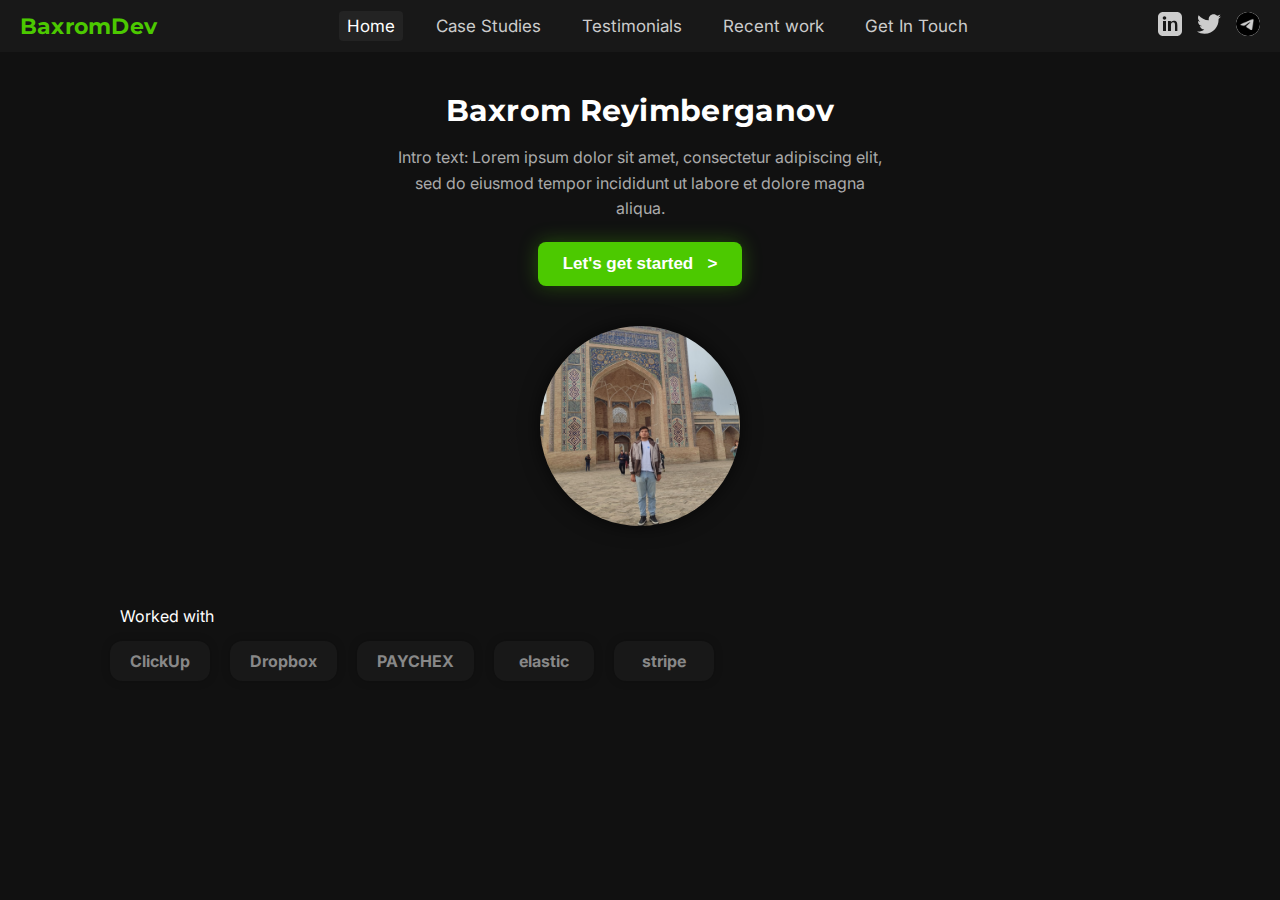
<file: index.html>
<!DOCTYPE html>
<html lang="en">
<head>
  <meta charset="UTF-8">
  <title>Your Portfolio</title>
  <meta name="viewport" content="width=device-width, initial-scale=1.0">
  <link rel="stylesheet" href="style.css">
  <script>
    function toggleNav() {
      var nav = document.getElementById('mainNav');
      nav.classList.toggle('show');
    }
  </script>
</head>
<body>
  <nav class="navbar">
    <a href="index.html" class="navbar-brand">BaxromDev</a>
    <button class="navbar-toggler" onclick="toggleNav()">&#9776;</button>
    <ul class="navbar-nav" id="mainNav">
      <li><a href="index.html" class="active">Home</a></li>
      <li><a href="studies.html">Case Studies</a></li>
      <li><a href="testimonials.html">Testimonials</a></li>
      <li><a href="recentwork.html">Recent work</a></li>
      <li><a href="contact.html">Get In Touch</a></li>
    </ul>
    <div class="social-icons">
      <a href="#" title="LinkedIn">
        <svg width="24" height="24" fill="#ccc" viewBox="0 0 24 24"><path d="M19 0h-14c-2.761 0-5 2.239-5 5v14c0 2.761 2.239 5 5 5h14c2.761 0 5-2.239 5-5v-14c0-2.761-2.239-5-5-5zm-11 19h-3v-10h3v10zm-1.5-11.268c-.966 0-1.75-.784-1.75-1.75s.784-1.75 1.75-1.75 1.75.784 1.75 1.75-.784 1.75-1.75 1.75zm13.5 11.268h-3v-5.604c0-1.337-.026-3.063-1.868-3.063-1.868 0-2.154 1.459-2.154 2.967v5.7h-3v-10h2.881v1.367h.041c.401-.761 1.381-1.563 2.845-1.563 3.043 0 3.604 2.004 3.604 4.609v5.587z"/></svg>
      </a>
      <a href="#" title="Twitter">
        <svg width="24" height="24" fill="#ccc" viewBox="0 0 24 24"><path d="M24 4.557c-.883.392-1.832.656-2.828.775 1.017-.609 1.798-1.574 2.165-2.724-.951.564-2.005.974-3.127 1.195-.897-.957-2.178-1.555-3.594-1.555-2.719 0-4.924 2.206-4.924 4.924 0 .386.044.762.127 1.124-4.09-.205-7.719-2.165-10.148-5.144-.424.729-.666 1.577-.666 2.476 0 1.708.87 3.216 2.188 4.099-.807-.026-1.566-.247-2.228-.616v.062c0 2.385 1.697 4.374 3.946 4.827-.413.112-.849.171-1.296.171-.317 0-.626-.031-.927-.089.627 1.956 2.444 3.377 4.6 3.417-1.685 1.32-3.808 2.107-6.102 2.107-.396 0-.787-.023-1.175-.069 2.179 1.397 4.768 2.213 7.557 2.213 9.054 0 14.009-7.504 14.009-14.009 0-.213-.005-.426-.014-.637z"/></svg>
      </a>
      <a href="">
        <img src="image.png" alt="" style="width: 24px; height: 24px; background-color: #ccc; border-radius: 50%;">
      </a>
    </div>
  </nav>
  <div class="container">
    <div class="intro">
      <h1>Baxrom Reyimberganov</h1>
      <p>
        Intro text: Lorem ipsum dolor sit amet, consectetur adipiscing elit, sed do eiusmod tempor incididunt ut labore et dolore magna aliqua.
      </p>
      <button class="cta-btn">Let's get started &nbsp; &gt;</button>
    </div>
    <img src="profile.jpg" alt="Profile Picture" class="profile-pic">
  </div>
  <div class="partners">
    <div class="partners-title">Worked with</div>
    <div class="partner-logos">
      <div class="partner-logo">ClickUp</div>
      <div class="partner-logo">Dropbox</div>
      <div class="partner-logo">PAYCHEX</div>
      <div class="partner-logo">elastic</div>
      <div class="partner-logo">stripe</div>
    </div>
  </div>
</body>
</html>
</file>
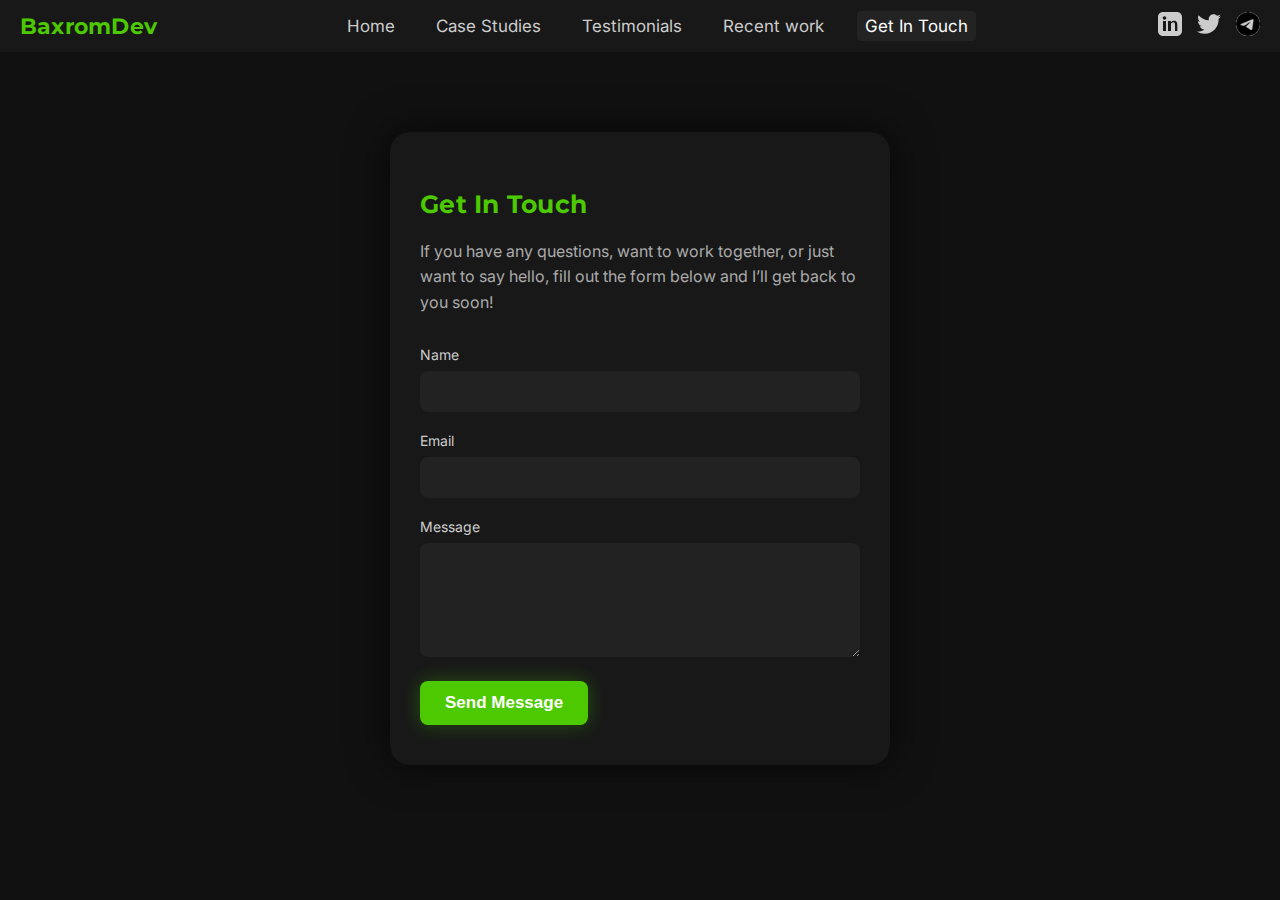
<file: contact.html>
<!DOCTYPE html>
<html lang="en">
<head>
  <meta charset="UTF-8">
  <title>Get In Touch</title>
  <meta name="viewport" content="width=device-width, initial-scale=1.0">
  <link rel="stylesheet" href="style.css">
  <script>
    function toggleNav() {
      var nav = document.getElementById('mainNav');
      nav.classList.toggle('show');
    }
  </script>
</head>
<body>
  <nav class="navbar">
    <a href="index.html" class="navbar-brand">BaxromDev</a>
    <button class="navbar-toggler" onclick="toggleNav()">&#9776;</button>
    <ul class="navbar-nav" id="mainNav">
      <li><a href="index.html">Home</a></li>
      <li><a href="studies.html">Case Studies</a></li>
      <li><a href="testimonials.html">Testimonials</a></li>
      <li><a href="recentwork.html">Recent work</a></li>
      <li><a href="contact.html" class="active">Get In Touch</a></li>
    </ul>
    <div class="social-icons">
      <a href="#" title="LinkedIn">
        <svg width="24" height="24" fill="#ccc" viewBox="0 0 24 24"><path d="M19 0h-14c-2.761 0-5 2.239-5 5v14c0 2.761 2.239 5 5 5h14c2.761 0 5-2.239 5-5v-14c0-2.761-2.239-5-5-5zm-11 19h-3v-10h3v10zm-1.5-11.268c-.966 0-1.75-.784-1.75-1.75s.784-1.75 1.75-1.75 1.75.784 1.75 1.75-.784 1.75-1.75 1.75zm13.5 11.268h-3v-5.604c0-1.337-.026-3.063-1.868-3.063-1.868 0-2.154 1.459-2.154 2.967v5.7h-3v-10h2.881v1.367h.041c.401-.761 1.381-1.563 2.845-1.563 3.043 0 3.604 2.004 3.604 4.609v5.587z"/></svg>
      </a>
      <a href="#" title="Twitter">
        <svg width="24" height="24" fill="#ccc" viewBox="0 0 24 24"><path d="M24 4.557c-.883.392-1.832.656-2.828.775 1.017-.609 1.798-1.574 2.165-2.724-.951.564-2.005.974-3.127 1.195-.897-.957-2.178-1.555-3.594-1.555-2.719 0-4.924 2.206-4.924 4.924 0 .386.044.762.127 1.124-4.09-.205-7.719-2.165-10.148-5.144-.424.729-.666 1.577-.666 2.476 0 1.708.87 3.216 2.188 4.099-.807-.026-1.566-.247-2.228-.616v.062c0 2.385 1.697 4.374 3.946 4.827-.413.112-.849.171-1.296.171-.317 0-.626-.031-.927-.089.627 1.956 2.444 3.377 4.6 3.417-1.685 1.32-3.808 2.107-6.102 2.107-.396 0-.787-.023-1.175-.069 2.179 1.397 4.768 2.213 7.557 2.213 9.054 0 14.009-7.504 14.009-14.009 0-.213-.005-.426-.014-.637z"/></svg>
      </a>
      <a href="https://t.me/bakhromdev">
        <img src="image.png" alt="" style="width: 24px; height: 24px; background-color: #ccc; border-radius: 50%;">
      </a>
    </div>
  </nav>
  <div class="contact-container">
    <h1>Get In Touch</h1>
    <p>
      If you have any questions, want to work together, or just want to say hello, fill out the form below and I’ll get back to you soon!
    </p>
    <form class="contact-form">
      <label for="name">Name</label>
      <input type="text" id="name" name="name" required>

      <label for="email">Email</label>
      <input type="email" id="email" name="email" required>

      <label for="message">Message</label>
      <textarea id="message" name="message" rows="5" required></textarea>

      <button type="submit">Send Message</button>
    </form>
  </div>
</body>
</html>
</file>
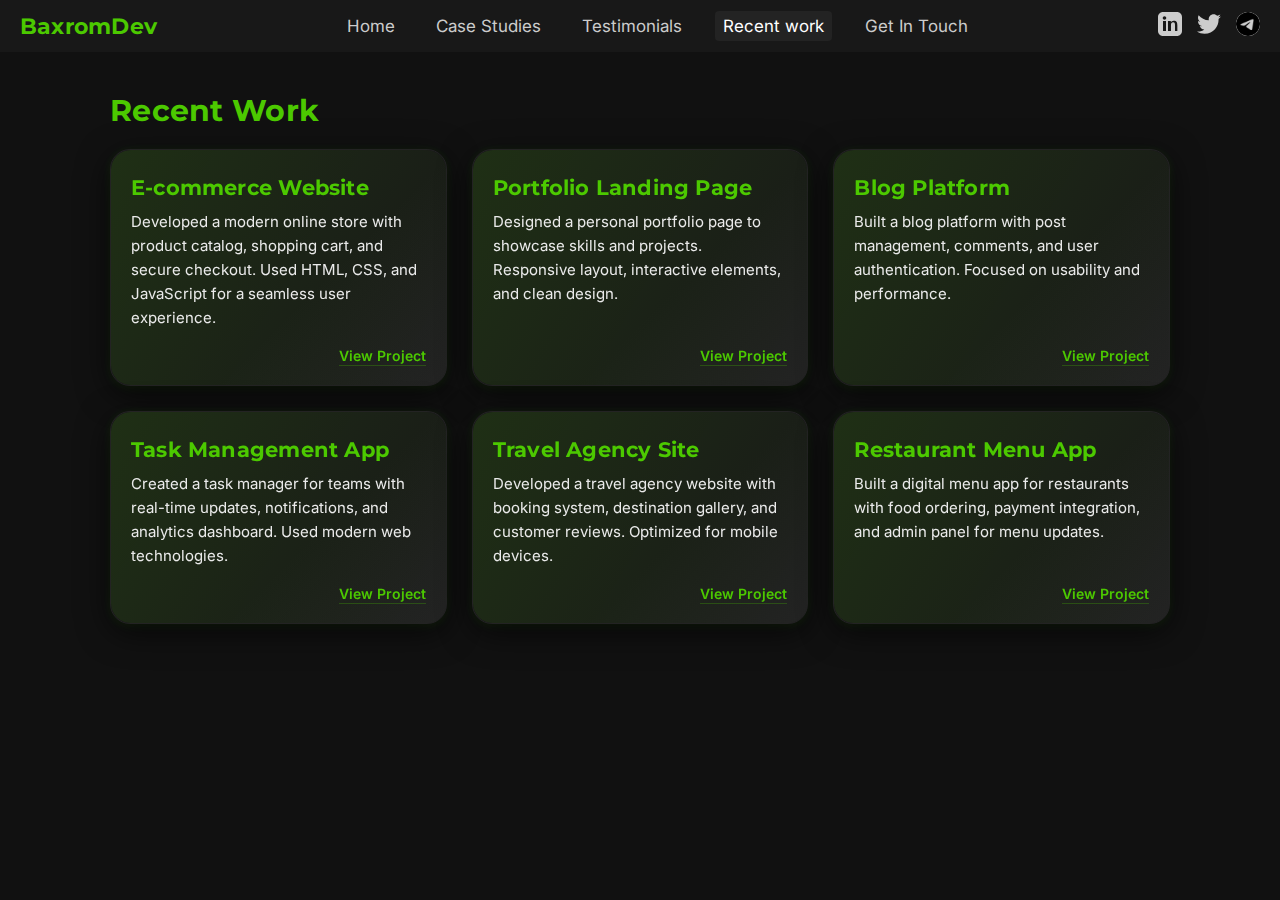
<file: recentwork.html>
<!DOCTYPE html>
<html lang="en">
<head>
  <meta charset="UTF-8">
  <title>Recent Work</title>
  <meta name="viewport" content="width=device-width, initial-scale=1.0">
  <link rel="stylesheet" href="style.css">
</head>
<body>
  <nav class="navbar">
    <a href="index.html" class="navbar-brand">BaxromDev</a>
    <button class="navbar-toggler" onclick="toggleNav()">&#9776;</button>
    <ul class="navbar-nav" id="mainNav">
      <li><a href="index.html">Home</a></li>
      <li><a href="studies.html">Case Studies</a></li>
      <li><a href="testimonials.html">Testimonials</a></li>
      <li><a href="recentwork.html" class="active">Recent work</a></li>
      <li><a href="contact.html">Get In Touch</a></li>
    </ul>
    <div class="social-icons">
      <a href="#" title="LinkedIn">
        <svg width="24" height="24" fill="#ccc" viewBox="0 0 24 24"><path d="M19 0h-14c-2.761 0-5 2.239-5 5v14c0 2.761 2.239 5 5 5h14c2.761 0 5-2.239 5-5v-14c0-2.761-2.239-5-5-5zm-11 19h-3v-10h3v10zm-1.5-11.268c-.966 0-1.75-.784-1.75-1.75s.784-1.75 1.75-1.75 1.75.784 1.75 1.75-.784 1.75-1.75 1.75zm13.5 11.268h-3v-5.604c0-1.337-.026-3.063-1.868-3.063-1.868 0-2.154 1.459-2.154 2.967v5.7h-3v-10h2.881v1.367h.041c.401-.761 1.381-1.563 2.845-1.563 3.043 0 3.604 2.004 3.604 4.609v5.587z"/></svg>
      </a>
      <a href="#" title="Twitter">
        <svg width="24" height="24" fill="#ccc" viewBox="0 0 24 24"><path d="M24 4.557c-.883.392-1.832.656-2.828.775 1.017-.609 1.798-1.574 2.165-2.724-.951.564-2.005.974-3.127 1.195-.897-.957-2.178-1.555-3.594-1.555-2.719 0-4.924 2.206-4.924 4.924 0 .386.044.762.127 1.124-4.09-.205-7.719-2.165-10.148-5.144-.424.729-.666 1.577-.666 2.476 0 1.708.87 3.216 2.188 4.099-.807-.026-1.566-.247-2.228-.616v.062c0 2.385 1.697 4.374 3.946 4.827-.413.112-.849.171-1.296.171-.317 0-.626-.031-.927-.089.627 1.956 2.444 3.377 4.6 3.417-1.685 1.32-3.808 2.107-6.102 2.107-.396 0-.787-.023-1.175-.069 2.179 1.397 4.768 2.213 7.557 2.213 9.054 0 14.009-7.504 14.009-14.009 0-.213-.005-.426-.014-.637z"/></svg>
      </a>
      <a href="">
        <img src="image.png" alt="" style="width: 24px; height: 24px; background-color: #ccc; border-radius: 50%;">
      </a>
    </div>
  </nav>
  <script>
    function toggleNav() {
      var nav = document.getElementById('mainNav');
      nav.classList.toggle('show');
    }
  </script>
  <div class="container">
    <h1 class="section-title">Recent Work</h1>
    <div class="work-section">
      <div class="work-cards">
        <div class="work-card">
          <div class="work-card-title">E-commerce Website</div>
          <div class="work-card-desc">
            Developed a modern online store with product catalog, shopping cart, and secure checkout. Used HTML, CSS, and JavaScript for a seamless user experience.
          </div>
          <div class="work-card-link"><a href="#">View Project</a></div>
        </div>
        <div class="work-card">
          <div class="work-card-title">Portfolio Landing Page</div>
          <div class="work-card-desc">
            Designed a personal portfolio page to showcase skills and projects. Responsive layout, interactive elements, and clean design.
          </div>
          <div class="work-card-link"><a href="#">View Project</a></div>
        </div>
        <div class="work-card">
          <div class="work-card-title">Blog Platform</div>
          <div class="work-card-desc">
            Built a blog platform with post management, comments, and user authentication. Focused on usability and performance.
          </div>
          <div class="work-card-link"><a href="#">View Project</a></div>
        </div>
        <div class="work-card">
          <div class="work-card-title">Task Management App</div>
          <div class="work-card-desc">
            Created a task manager for teams with real-time updates, notifications, and analytics dashboard. Used modern web technologies.
          </div>
          <div class="work-card-link"><a href="#">View Project</a></div>
        </div>
        <div class="work-card">
          <div class="work-card-title">Travel Agency Site</div>
          <div class="work-card-desc">
            Developed a travel agency website with booking system, destination gallery, and customer reviews. Optimized for mobile devices.
          </div>
          <div class="work-card-link"><a href="#">View Project</a></div>
        </div>
        <div class="work-card">
          <div class="work-card-title">Restaurant Menu App</div>
          <div class="work-card-desc">
            Built a digital menu app for restaurants with food ordering, payment integration, and admin panel for menu updates.
          </div>
          <div class="work-card-link"><a href="#">View Project</a></div>
        </div>
      </div>
    </div>
  </div>
</body>
</html>
</file>
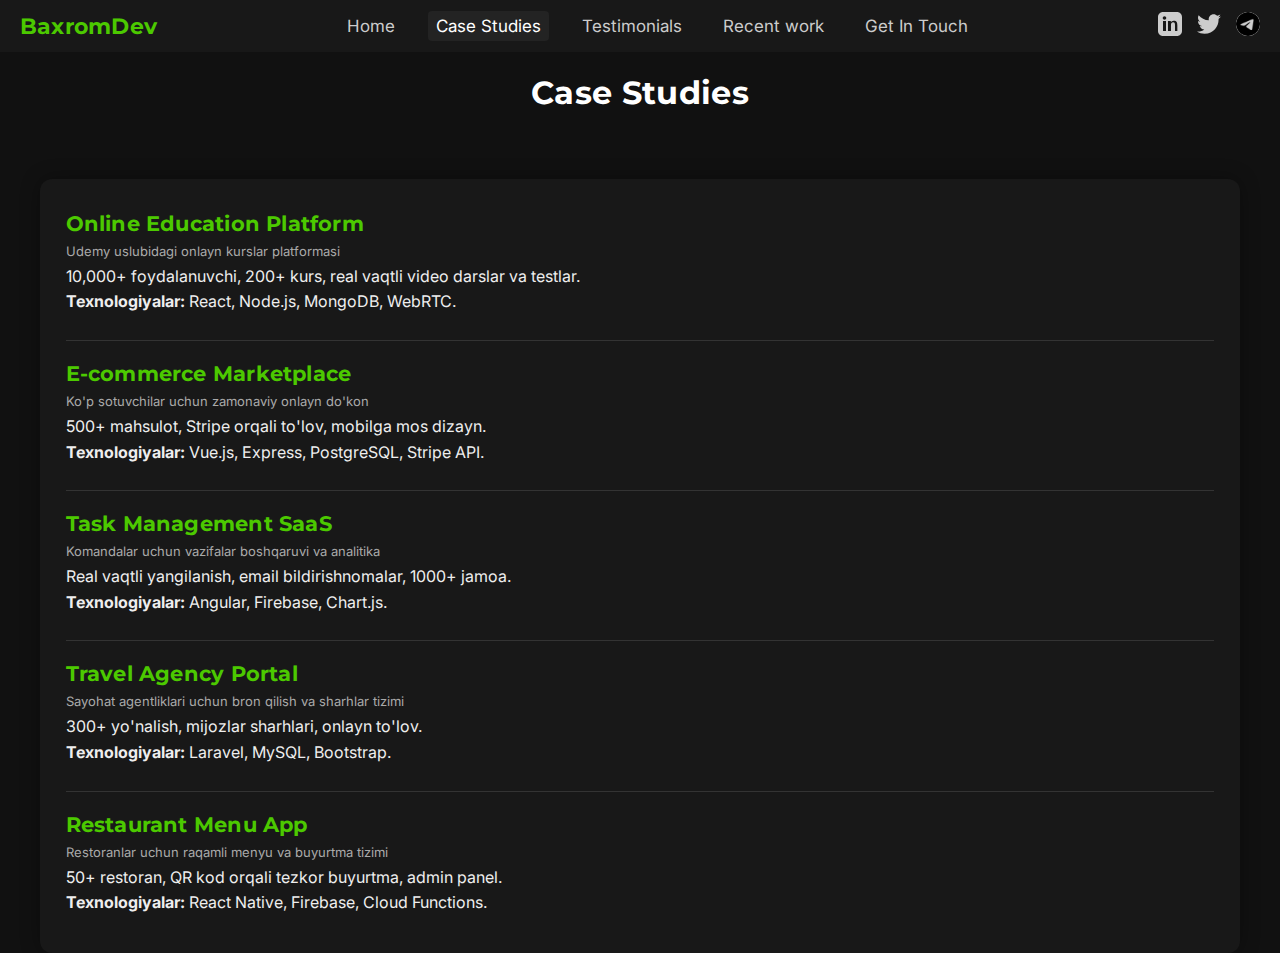
<file: studies.html>
<!DOCTYPE html>
<html lang="en">
<head>
  <meta charset="UTF-8">
  <title>Case Studies</title>
  <meta name="viewport" content="width=device-width, initial-scale=1.0">
  <link rel="stylesheet" href="style.css">
  <script>
    function toggleNav() {
      var nav = document.getElementById('mainNav');
      nav.classList.toggle('show');
    }
  </script>
</head>
<body>
  <nav class="navbar">
    <a href="index.html" class="navbar-brand">BaxromDev</a>
    <button class="navbar-toggler" onclick="toggleNav()">&#9776;</button>
    <ul class="navbar-nav" id="mainNav">
      <li><a href="index.html">Home</a></li>
      <li><a href="studies.html" class="active">Case Studies</a></li>
      <li><a href="testimonials.html">Testimonials</a></li>
      <li><a href="recentwork.html">Recent work</a></li>
      <li><a href="contact.html">Get In Touch</a></li>
    </ul>
    <div class="social-icons">
      <a href="#" title="LinkedIn">
        <svg width="24" height="24" fill="#ccc" viewBox="0 0 24 24"><path d="M19 0h-14c-2.761 0-5 2.239-5 5v14c0 2.761 2.239 5 5 5h14c2.761 0 5-2.239 5-5v-14c0-2.761-2.239-5-5-5zm-11 19h-3v-10h3v10zm-1.5-11.268c-.966 0-1.75-.784-1.75-1.75s.784-1.75 1.75-1.75 1.75.784 1.75 1.75-.784 1.75-1.75 1.75zm13.5 11.268h-3v-5.604c0-1.337-.026-3.063-1.868-3.063-1.868 0-2.154 1.459-2.154 2.967v5.7h-3v-10h2.881v1.367h.041c.401-.761 1.381-1.563 2.845-1.563 3.043 0 3.604 2.004 3.604 4.609v5.587z"/></svg>
      </a>
      <a href="#" title="Twitter">
        <svg width="24" height="24" fill="#ccc" viewBox="0 0 24 24"><path d="M24 4.557c-.883.392-1.832.656-2.828.775 1.017-.609 1.798-1.574 2.165-2.724-.951.564-2.005.974-3.127 1.195-.897-.957-2.178-1.555-3.594-1.555-2.719 0-4.924 2.206-4.924 4.924 0 .386.044.762.127 1.124-4.09-.205-7.719-2.165-10.148-5.144-.424.729-.666 1.577-.666 2.476 0 1.708.87 3.216 2.188 4.099-.807-.026-1.566-.247-2.228-.616v.062c0 2.385 1.697 4.374 3.946 4.827-.413.112-.849.171-1.296.171-.317 0-.626-.031-.927-.089.627 1.956 2.444 3.377 4.6 3.417-1.685 1.32-3.808 2.107-6.102 2.107-.396 0-.787-.023-1.175-.069 2.179 1.397 4.768 2.213 7.557 2.213 9.054 0 14.009-7.504 14.009-14.009 0-.213-.005-.426-.014-.637z"/></svg>
      </a>
      <a href="">
        <img src="image.png" alt="" style="width: 24px; height: 24px; background-color: #ccc; border-radius: 50%;">
      </a>
    </div>
  </nav>
  <div class="work-section">
    <h1>Case Studies</h1>
    <div class="studies-list">
      <div class="studies-item">
        <div class="studies-title">Online Education Platform</div>
        <div class="studies-meta">Udemy uslubidagi onlayn kurslar platformasi</div>
        <div class="studies-desc">10,000+ foydalanuvchi, 200+ kurs, real vaqtli video darslar va testlar. <br><b>Texnologiyalar:</b> React, Node.js, MongoDB, WebRTC.</div>
      </div>
      <div class="studies-item">
        <div class="studies-title">E-commerce Marketplace</div>
        <div class="studies-meta">Ko'p sotuvchilar uchun zamonaviy onlayn do'kon</div>
        <div class="studies-desc">500+ mahsulot, Stripe orqali to'lov, mobilga mos dizayn. <br><b>Texnologiyalar:</b> Vue.js, Express, PostgreSQL, Stripe API.</div>
      </div>
      <div class="studies-item">
        <div class="studies-title">Task Management SaaS</div>
        <div class="studies-meta">Komandalar uchun vazifalar boshqaruvi va analitika</div>
        <div class="studies-desc">Real vaqtli yangilanish, email bildirishnomalar, 1000+ jamoa. <br><b>Texnologiyalar:</b> Angular, Firebase, Chart.js.</div>
      </div>
      <div class="studies-item">
        <div class="studies-title">Travel Agency Portal</div>
        <div class="studies-meta">Sayohat agentliklari uchun bron qilish va sharhlar tizimi</div>
        <div class="studies-desc">300+ yo'nalish, mijozlar sharhlari, onlayn to'lov. <br><b>Texnologiyalar:</b> Laravel, MySQL, Bootstrap.</div>
      </div>
      <div class="studies-item">
        <div class="studies-title">Restaurant Menu App</div>
        <div class="studies-meta">Restoranlar uchun raqamli menyu va buyurtma tizimi</div>
        <div class="studies-desc">50+ restoran, QR kod orqali tezkor buyurtma, admin panel. <br><b>Texnologiyalar:</b> React Native, Firebase, Cloud Functions.</div>
      </div>
    </div>
  </div>
</body>
</html>
</file>
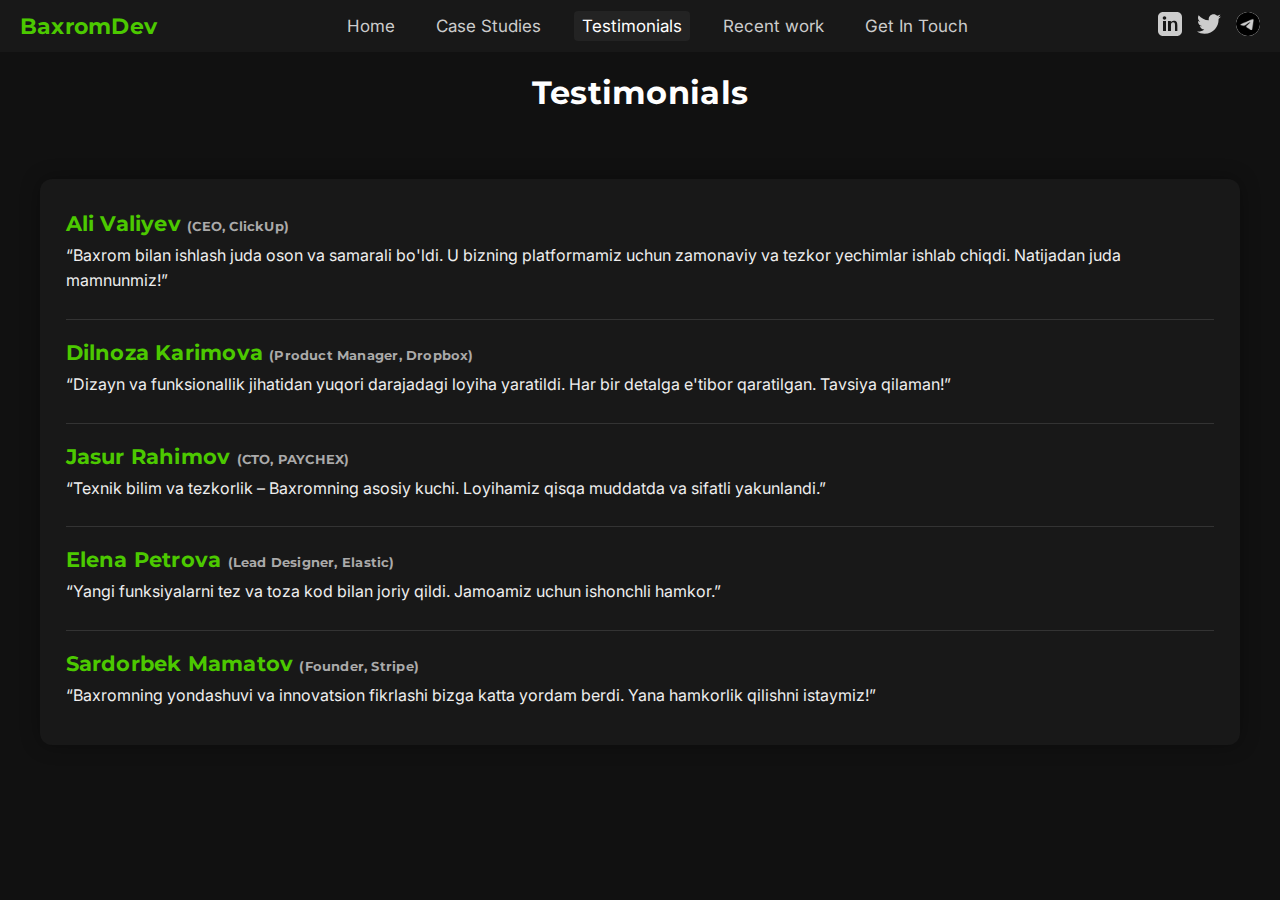
<file: testimonials.html>
<!DOCTYPE html>
<html lang="en">
<head>
  <meta charset="UTF-8">
  <title>Testimonials</title>
  <meta name="viewport" content="width=device-width, initial-scale=1.0">
  <link rel="stylesheet" href="style.css">
  <script>
    function toggleNav() {
      var nav = document.getElementById('mainNav');
      nav.classList.toggle('show');
    }
  </script>
</head>
<body>
 <nav class="navbar">
    <a href="index.html" class="navbar-brand">BaxromDev</a>
    <button class="navbar-toggler" onclick="toggleNav()">&#9776;</button>
    <ul class="navbar-nav" id="mainNav">
      <li><a href="index.html">Home</a></li>
      <li><a href="studies.html">Case Studies</a></li>
      <li><a href="testimonials.html" class="active">Testimonials</a></li>
      <li><a href="recentwork.html">Recent work</a></li>
      <li><a href="contact.html">Get In Touch</a></li>
    </ul>
    <div class="social-icons">
      <a href="#" title="LinkedIn">
        <svg width="24" height="24" fill="#ccc" viewBox="0 0 24 24"><path d="M19 0h-14c-2.761 0-5 2.239-5 5v14c0 2.761 2.239 5 5 5h14c2.761 0 5-2.239 5-5v-14c0-2.761-2.239-5-5-5zm-11 19h-3v-10h3v10zm-1.5-11.268c-.966 0-1.75-.784-1.75-1.75s.784-1.75 1.75-1.75 1.75.784 1.75 1.75-.784 1.75-1.75 1.75zm13.5 11.268h-3v-5.604c0-1.337-.026-3.063-1.868-3.063-1.868 0-2.154 1.459-2.154 2.967v5.7h-3v-10h2.881v1.367h.041c.401-.761 1.381-1.563 2.845-1.563 3.043 0 3.604 2.004 3.604 4.609v5.587z"/></svg>
      </a>
      <a href="#" title="Twitter">
        <svg width="24" height="24" fill="#ccc" viewBox="0 0 24 24"><path d="M24 4.557c-.883.392-1.832.656-2.828.775 1.017-.609 1.798-1.574 2.165-2.724-.951.564-2.005.974-3.127 1.195-.897-.957-2.178-1.555-3.594-1.555-2.719 0-4.924 2.206-4.924 4.924 0 .386.044.762.127 1.124-4.09-.205-7.719-2.165-10.148-5.144-.424.729-.666 1.577-.666 2.476 0 1.708.87 3.216 2.188 4.099-.807-.026-1.566-.247-2.228-.616v.062c0 2.385 1.697 4.374 3.946 4.827-.413.112-.849.171-1.296.171-.317 0-.626-.031-.927-.089.627 1.956 2.444 3.377 4.6 3.417-1.685 1.32-3.808 2.107-6.102 2.107-.396 0-.787-.023-1.175-.069 2.179 1.397 4.768 2.213 7.557 2.213 9.054 0 14.009-7.504 14.009-14.009 0-.213-.005-.426-.014-.637z"/></svg>
      </a>
      <a href="">
        <img src="image.png" alt="" style="width: 24px; height: 24px; background-color: #ccc; border-radius: 50%;">
      </a>
    </div>
  </nav>
  <div class="work-section">
    <h1>Testimonials</h1>
    <div class="testimonials-list">
      <div class="testimonial-item">
        <div class="testimonial-title">Ali Valiyev <span style="color:#aaa;font-size:1.3rem;">(CEO, ClickUp)</span></div>
        <div class="testimonial-desc">
          “Baxrom bilan ishlash juda oson va samarali bo'ldi. U bizning platformamiz uchun zamonaviy va tezkor yechimlar ishlab chiqdi. Natijadan juda mamnunmiz!”
        </div>
      </div>
      <div class="testimonial-item">
        <div class="testimonial-title">Dilnoza Karimova <span style="color:#aaa;font-size:1.3rem;">(Product Manager, Dropbox)</span></div>
        <div class="testimonial-desc">
          “Dizayn va funksionallik jihatidan yuqori darajadagi loyiha yaratildi. Har bir detalga e'tibor qaratilgan. Tavsiya qilaman!”
        </div>
      </div>
      <div class="testimonial-item">
        <div class="testimonial-title">Jasur Rahimov <span style="color:#aaa;font-size:1.3rem;">(CTO, PAYCHEX)</span></div>
        <div class="testimonial-desc">
          “Texnik bilim va tezkorlik – Baxromning asosiy kuchi. Loyihamiz qisqa muddatda va sifatli yakunlandi.”
        </div>
      </div>
      <div class="testimonial-item">
        <div class="testimonial-title">Elena Petrova <span style="color:#aaa;font-size:1.3rem;">(Lead Designer, Elastic)</span></div>
        <div class="testimonial-desc">
          “Yangi funksiyalarni tez va toza kod bilan joriy qildi. Jamoamiz uchun ishonchli hamkor.”
        </div>
      </div>
      <div class="testimonial-item">
        <div class="testimonial-title">Sardorbek Mamatov <span style="color:#aaa;font-size:1.3rem;">(Founder, Stripe)</span></div>
        <div class="testimonial-desc">
          “Baxromning yondashuvi va innovatsion fikrlashi bizga katta yordam berdi. Yana hamkorlik qilishni istaymiz!”
        </div>
      </div>
    </div>
  </div>
</body>
</html>
</file>
<file: style.css>
/* Google Fonts import */
@import url('https://fonts.googleapis.com/css2?family=Inter:wght@400;600;700&family=Montserrat:wght@500;700&family=Poppins:wght@400;600&family=Roboto:wght@400;700&display=swap');

/* === Bootstrap-like Custom CSS === */
html {
  font-size: 62.5%;
  box-sizing: border-box;
}
*, *:before, *:after {
  box-sizing: inherit;
}
body {
  background: #111;
  color: #fff;
  font-family: 'Inter', 'Poppins', 'Roboto', 'Montserrat', Arial, sans-serif;
  margin: 0;
  padding: 0;
  font-size: 1.6rem;
}

/* Sarlavhalar uchun zamonaviy font */
h1, h2, h3, h4, h5, h6, .navbar-brand, .section-title, .studies-title, .testimonial-title, .work-card-title {
  font-family: 'Montserrat', 'Poppins', 'Inter', Arial, sans-serif;
  letter-spacing: 0.01em;
}

/* Navbar (Bootstrap style) */
.navbar {
  background: #181818;
  padding: 1.2rem 2rem;
  display: flex;
  align-items: center;
  justify-content: space-between;
  flex-wrap: wrap;
}
.navbar-brand {
  font-size: 2.2rem;
  font-weight: bold;
  color: #4cc900;
  text-decoration: none;
  margin-right: 2rem;
}
.navbar-nav {
  display: flex;
  gap: 2.5rem;
  list-style: none;
  margin: 0;
  padding: 0;
}
.navbar-nav li {
  display: block;
}
.navbar-nav a {
  color: #ccc;
  text-decoration: none;
  font-size: 1.7rem;
  padding: 0.5rem 0.8rem;
  border-radius: 0.4rem;
  transition: background 0.2s, color 0.2s;
}
.navbar-nav a.active, .navbar-nav a:hover {
  color: #fff;
  background: #232323;
}
.navbar-toggler {
  display: none;
  background: none;
  border: none;
  color: #4cc900;
  font-size: 2.5rem;
  cursor: pointer;
}
.social-icons {
  display: flex;
  gap: 1.5rem;
  margin-left: 2rem;
}

/* Responsive Navbar */
@media (max-width: 700px) {
  .navbar-nav {
    flex-direction: column;
    gap: 0.5rem;
    width: 100%;
    margin-top: 1rem;
    display: none;
  }
  .navbar-nav.show {
    display: flex;
  }
  .navbar-toggler {
    display: block;
  }
  .navbar {
    flex-direction: column;
    align-items: flex-start;
  }
  .social-icons {
    margin-left: 0;
    margin-top: 1rem;
  }
}

/* Container */
.container {
  max-width: 110rem;
  margin: 0 auto;
  padding: 2rem;
}

/* Section Titles */
.section-title {
  font-size: 3rem;
  font-weight: bold;
  margin-bottom: 2rem;
  color: #4cc900;
}

/* List Styles (studies, testimonials) */
.studies-list, .testimonials-list {
  background: #181818;
  border-radius: 1.2rem;
  box-shadow: 0 0 2rem #0005;
  padding: 1.2rem 2vw;
  width: 96vw;
  max-width: 120rem;
  margin: 2rem auto 0 auto;
}
.studies-item, .testimonial-item {
  padding: 2rem 0;
  border-bottom: 1px solid #333;
  text-align: left;
}
.studies-item:last-child, .testimonial-item:last-child {
  border-bottom: none;
}
.studies-title, .testimonial-title {
  font-size: 2.1rem;
  font-weight: bold;
  color: #4cc900;
  margin-bottom: 0.7rem;
}
.studies-meta {
  font-size: 1.3rem;
  color: #aaa;
  margin-bottom: 0.5rem;
}
.studies-desc, .testimonial-desc {
  font-size: 1.6rem;
  color: #eee;
  margin-bottom: 0.5rem;
  line-height: 1.6;
}

/* Contact Form */
.contact-container {
  max-width: 50rem;
  margin: 8rem auto 0 auto;
  background: #181818;
  border-radius: 2rem;
  box-shadow: 0 0 4rem #000a;
  padding: 4rem 3rem;
  text-align: left;
}
.contact-container h1 {
  font-size: 2.5rem;
  font-weight: bold;
  margin-bottom: 2rem;
  color: #4cc900;
}
.contact-container p {
  color: #aaa;
  font-size: 1.6rem;
  margin-bottom: 3rem;
  line-height: 1.6;
}
.contact-form label {
  display: block;
  margin-bottom: 0.8rem;
  font-size: 1.4rem;
  color: #ccc;
}
.contact-form input,
.contact-form textarea {
  width: 100%;
  padding: 1.2rem;
  margin-bottom: 2rem;
  border: none;
  border-radius: 0.8rem;
  background: #222;
  color: #fff;
  font-size: 1.5rem;
  resize: vertical;
}
.contact-form input:focus,
.contact-form textarea:focus {
  outline: 0.2rem solid #4cc900;
}
.contact-form button {
  background: #4cc900;
  color: #fff;
  font-weight: bold;
  font-size: 1.7rem;
  padding: 1.2rem 2.5rem;
  border: none;
  border-radius: 0.8rem;
  box-shadow: 0 0 2rem #4cc90055;
  cursor: pointer;
  transition: background 0.2s;
}
.contact-form button:hover {
  background: #3ea700;
}

/* Profile Pic & Intro */
.profile-pic {
  width: 20rem;
  height: 20rem;
  border-radius: 50%;
  object-fit: cover;
  box-shadow: 0 0 2rem #000a;
  background: #222;
  display: block;
  margin: 0 auto 2rem auto;
}
.intro {
  max-width: 50rem;
  margin: 0 auto 2rem auto;
  text-align: center;
}
.intro h1 {
  font-size: 3rem;
  font-weight: bold;
  margin-bottom: 1.5rem;
}
.intro p {
  font-size: 1.6rem;
  color: #aaa;
  margin-bottom: 2rem;
  line-height: 1.6;
}
.cta-btn {
  background: #4cc900;
  color: #fff;
  font-weight: bold;
  font-size: 1.7rem;
  padding: 1.2rem 2.5rem;
  border: none;
  border-radius: 0.8rem;
  box-shadow: 0 0 2rem #4cc90055;
  cursor: pointer;
  transition: background 0.2s;
  margin-bottom: 2rem;
}
.cta-btn:hover {
  background: #3ea700;
}

/* Partners */
.partners {
  margin: 4rem auto 0 auto;
  max-width: 110rem;
  text-align: left;
  padding: 0 2rem;
}
.partners-title {
  color: #fff;
  font-size: 1.6rem;
  margin-bottom: 1.5rem;
  margin-left: 1rem;
}
.partner-logos {
  display: flex;
  gap: 2rem;
  flex-wrap: wrap;
}
.partner-logo {
  background: #181818;
  border-radius: 1.2rem;
  padding: 1.5rem 2rem;
  min-width: 10rem;
  text-align: center;
  color: #888;
  font-size: 1.6rem;
  font-weight: bold;
  margin-bottom: 1.5rem;
  box-shadow: 0 0 1rem #0003;
  display: flex;
  align-items: center;
  justify-content: center;
  height: 4rem;
  transition: transform 0.2s, box-shadow 0.2s;
}
.partner-logo:hover {
  transform: translateY(-0.5rem) scale(1.03);
  box-shadow: 0 0 2rem #4cc90033;
}

/* Responsive */
@media (max-width: 900px) {
  .container {
    padding: 1rem;
  }
  .partners {
    padding: 0 1rem;
  }
}
@media (max-width: 700px) {
  .container {
    padding: 0.5rem;
  }
  .studies-list, .testimonials-list {
    padding: 0.7rem 1vw;
    width: 99vw;
    margin: 1rem auto 0 auto;
  }
  .studies-title, .testimonial-title {
    font-size: 1.5rem;
  }
  .profile-pic {
    width: 12rem;
    height: 12rem;
  }
}
@media (max-width: 500px) {
  html {
    font-size: 55%;
  }
  .navbar {
    padding: 1rem 0.5rem;
  }
  .container {
    padding: 0.2rem;
  }
}

.work-section {
  display: flex;
  flex-wrap: wrap;
  gap: 2.5rem;
  justify-content: center;
}
.work-cards {
  display: flex;
  flex-wrap: wrap;
  gap: 2.5rem;
  justify-content: center;
}
.work-card {
  background: linear-gradient(135deg, #181818 60%, #232323 100%);
  border-radius: 2rem;
  box-shadow: 0 8px 32px 0 #000a, 0 1.5px 8px #4cc90022;
  border: 1.5px solid #232323;
  padding: 2.5rem 2rem 2rem 2rem;
  min-width: 28rem;
  max-width: 36rem;
  flex: 1 1 320px;
  display: flex;
  flex-direction: column;
  justify-content: space-between;
  transition: transform 0.18s cubic-bezier(.4,2,.6,1), box-shadow 0.18s;
  backdrop-filter: blur(0.5px);
  position: relative;
  overflow: hidden;
}
.work-card:before {
  content: '';
  position: absolute;
  inset: 0;
  border-radius: 2rem;
  pointer-events: none;
  background: linear-gradient(120deg, #4cc90022 0%, #23232300 100%);
  z-index: 0;
}
.work-card:hover {
  transform: translateY(-0.7rem) scale(1.025);
  box-shadow: 0 12px 40px 0 #4cc90044, 0 2px 12px #23232355;
  border-color: #4cc900;
}
.work-card-title {
  font-size: 2.1rem;
  font-weight: 700;
  color: #4cc900;
  margin-bottom: 1rem;
  z-index: 1;
  position: relative;
}
.work-card-desc {
  font-size: 1.5rem;
  color: #eaeaea;
  margin-bottom: 1.5rem;
  line-height: 1.6;
  z-index: 1;
  position: relative;
}
.work-card-link {
  margin-top: auto;
  text-align: right;
  z-index: 1;
  position: relative;
}
.work-card-link a {
  color: #4cc900;
  font-weight: 600;
  font-size: 1.4rem;
  text-decoration: none;
  border-bottom: 1.5px solid #4cc90044;
  padding-bottom: 0.1rem;
  transition: color 0.18s, border-color 0.18s;
}
.work-card-link a:hover {
  color: #fff;
  border-color: #4cc900;
}
@media (max-width: 900px) {
  .work-section, .work-cards {
    flex-direction: column;
    gap: 1.5rem;
    align-items: center;
  }
  .work-card {
    min-width: 90%;
    max-width: 98vw;
  }
}
@media (max-width: 600px) {
  .work-card {
    padding: 1.2rem 0.7rem 1rem 0.7rem;
    min-width: 98vw;
    max-width: 99vw;
  }
}
</file>
